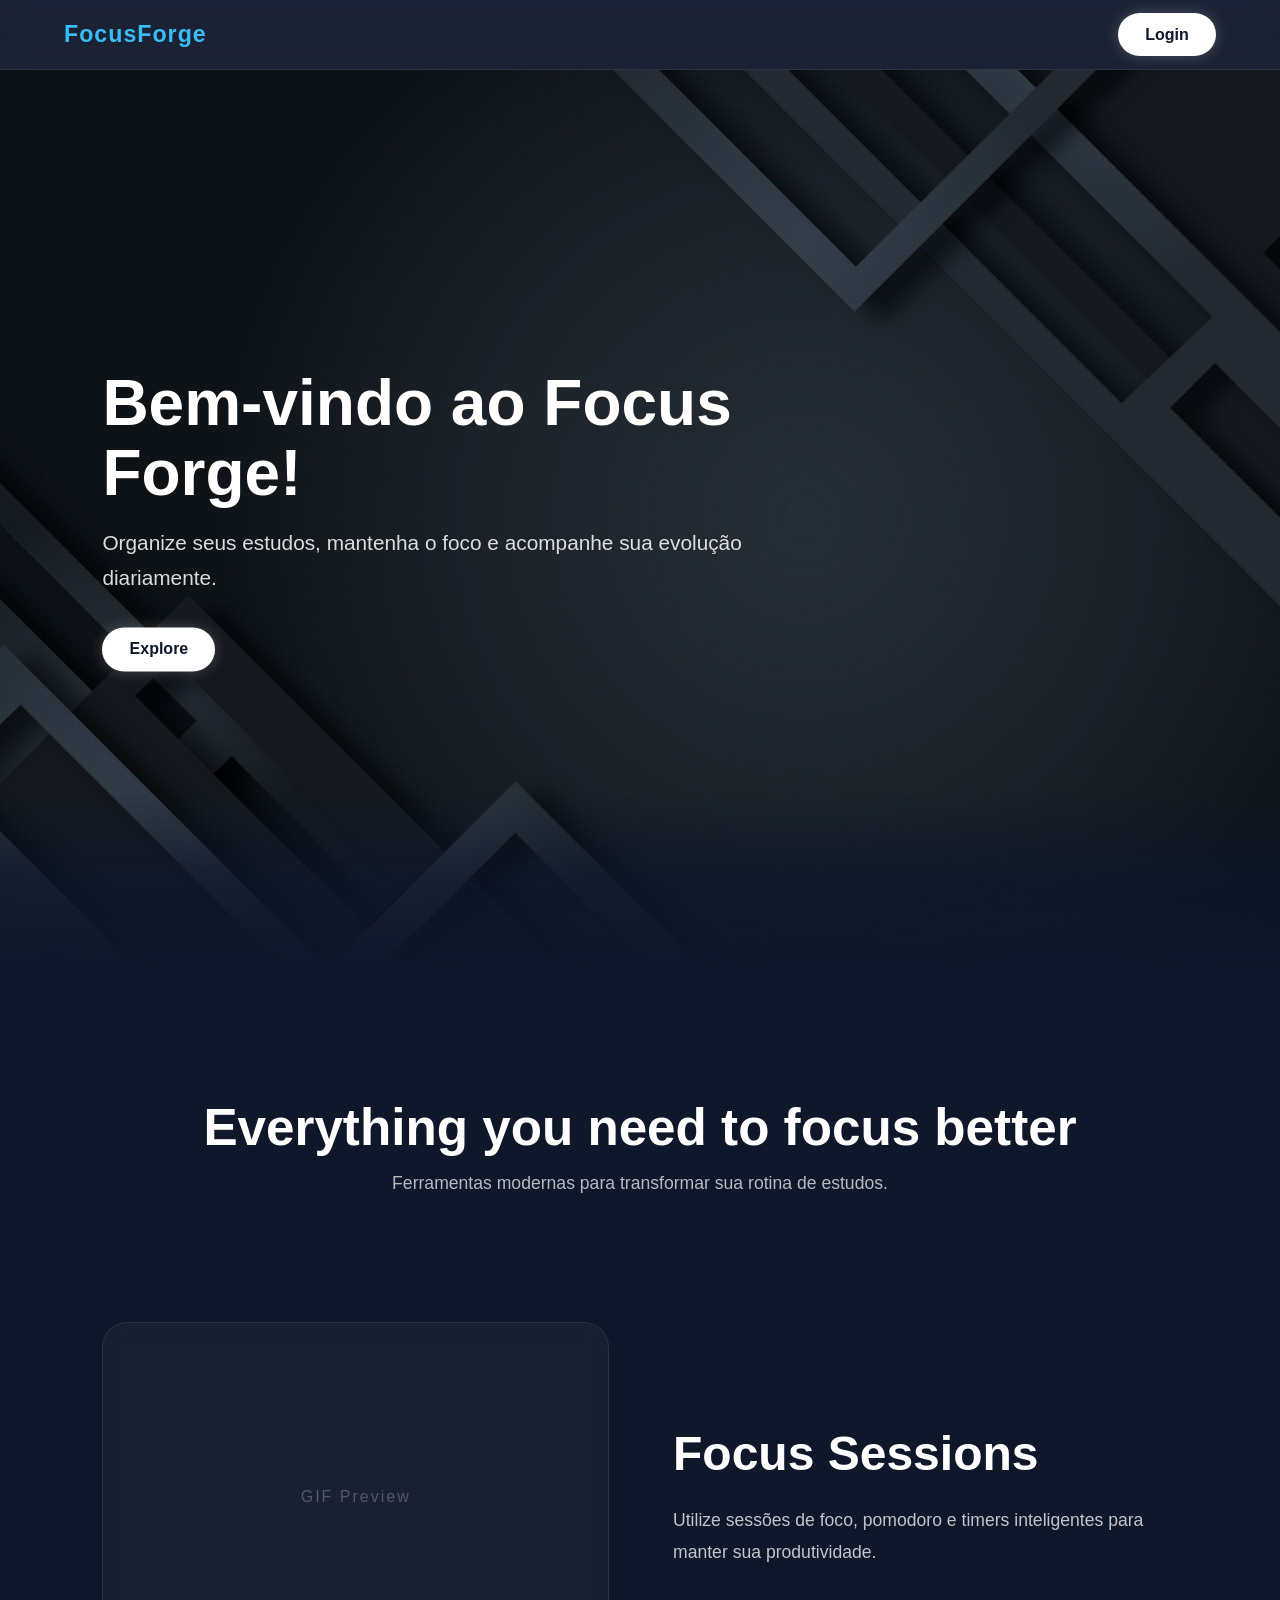
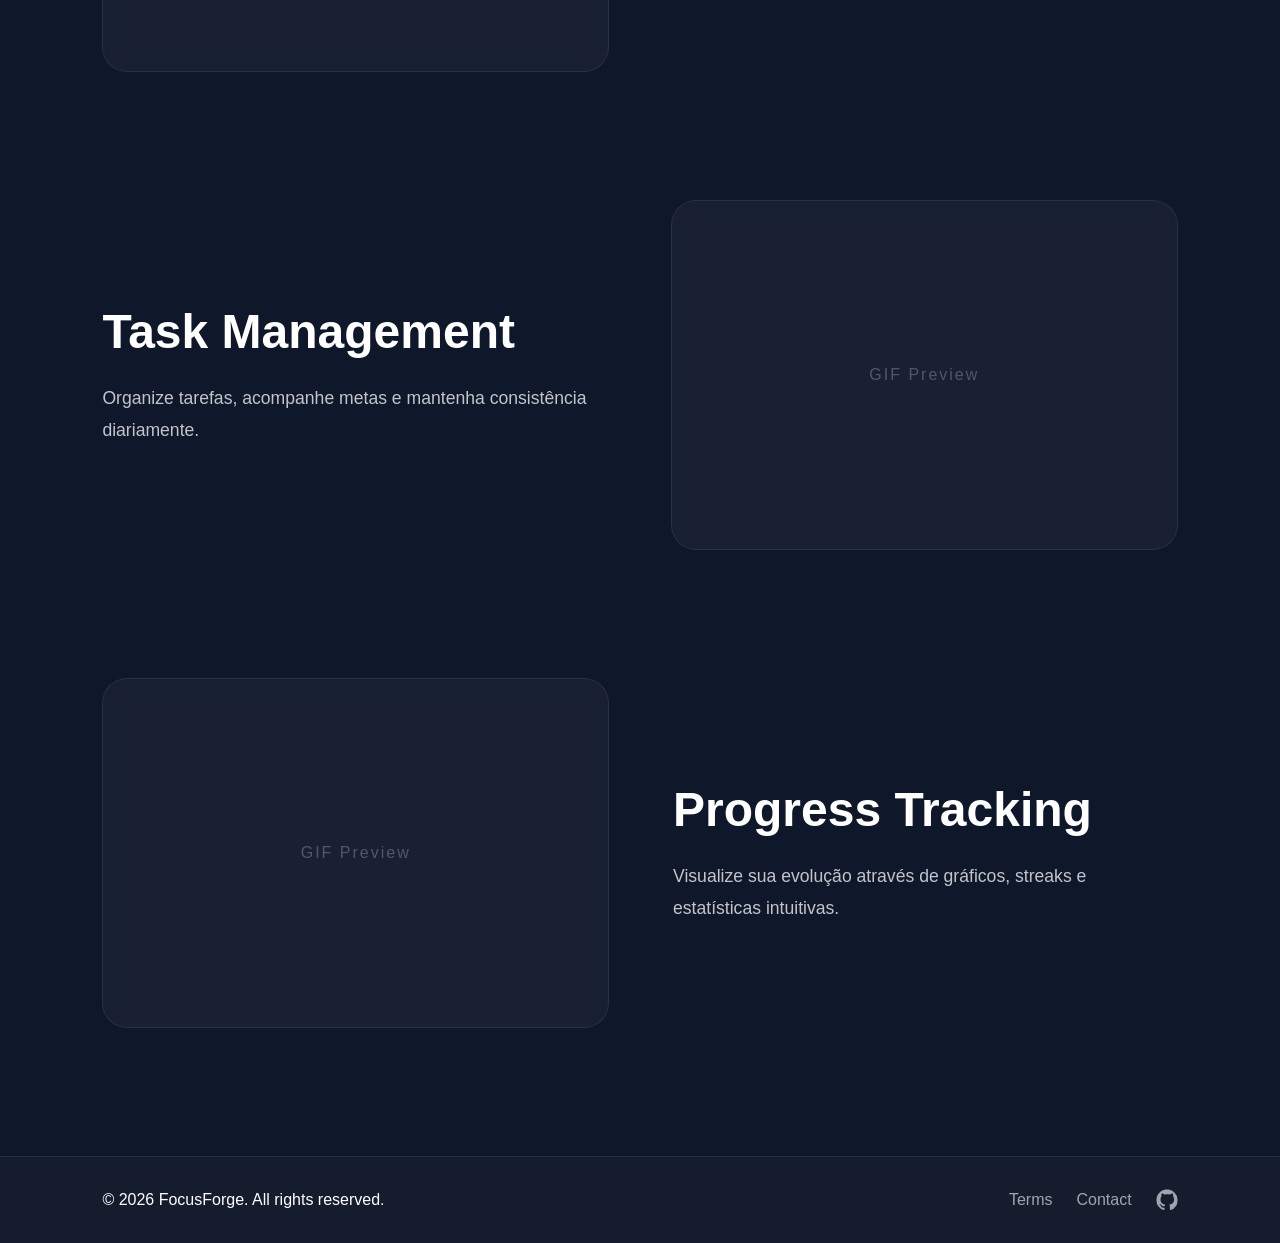
<file: index.html>
<!DOCTYPE html>
<html lang="pt-br">

<head>

    <meta charset="UTF-8">

    <!-- Responsividade -->
    <meta
        name="viewport"
        content="width=device-width, initial-scale=1.0"
    >

    <title>
        FocusForge
    </title>

    <!-- CSS -->
    <link
        rel="stylesheet"
        href="css/index.css"
    >

</head>

<body>



    <!-- =========================
    HEADER
    ========================== -->

    <header>

        <nav class="navbar">



            <!-- Logo -->
            <div class="logo">
                FocusForge
            </div>

            <!-- Login -->
            <a
                href="pages/auth/login.html"
                class="btn1"
            >
                Login
            </a>

        </nav>

    </header>



    <!-- =========================
    MAIN
    ========================== -->

    <main>



        <!-- =========================
        HERO
        ========================== -->

        <section class="hero">



            <!-- Background -->
            <div class="background">

                <img
                    src="assets/images/background2.jpg"
                    alt="Background FocusForge"
                >

            </div>



            <!-- Conteúdo -->
            <div class="hero-content">



                <!-- Texto -->
                <div class="hero-text">

                    <h2>
                        Bem-vindo ao Focus Forge!
                    </h2>

                    <p>
                        Organize seus estudos,
                        mantenha o foco
                        e acompanhe sua evolução diariamente.
                    </p>

                </div>



                <!-- Botão -->
                <div class="hero-buttons">

                    <a
                        href="pages/auth/login.html"
                        class="btn1"
                    >
                        Explore
                    </a>

                </div>

            </div>

        </section>



        <!-- =========================
        FEATURES
        ========================== -->

        <section class="features">



            <!-- Título -->
            <div class="features-title">

                <h2>
                    Everything you need to focus better
                </h2>

                <p>
                    Ferramentas modernas para transformar
                    sua rotina de estudos.
                </p>

            </div>



            <!-- =========================
            FEATURE 1
            ========================== -->

            <div class="feature-block">



                <!-- GIF -->
                <div class="feature-preview">

                    <!-- COLOCAR GIF AQUI -->

                </div>



                <!-- Texto -->
                <div class="feature-text">

                    <h3>
                        Focus Sessions
                    </h3>

                    <p>
                        Utilize sessões de foco,
                        pomodoro e timers inteligentes
                        para manter sua produtividade.
                    </p>

                </div>

            </div>



            <!-- =========================
            FEATURE 2
            ========================== -->

            <div class="feature-block reverse">



                <!-- GIF -->
                <div class="feature-preview">

                    <!-- COLOCAR GIF AQUI -->

                </div>



                <!-- Texto -->
                <div class="feature-text">

                    <h3>
                        Task Management
                    </h3>

                    <p>
                        Organize tarefas,
                        acompanhe metas
                        e mantenha consistência diariamente.
                    </p>

                </div>

            </div>



            <!-- =========================
            FEATURE 3
            ========================== -->

            <div class="feature-block">



                <!-- GIF -->
                <div class="feature-preview">

                    <!-- COLOCAR GIF AQUI -->

                </div>



                <!-- Texto -->
                <div class="feature-text">

                    <h3>
                        Progress Tracking
                    </h3>

                    <p>
                        Visualize sua evolução
                        através de gráficos,
                        streaks e estatísticas intuitivas.
                    </p>

                </div>

            </div>

        </section>

    </main>
    <!-- =========================
FOOTER
========================= -->

    <footer class="footer">

        <p>
            © 2026 FocusForge. All rights reserved.
        </p>

        <div class="footer-links">

            <a href="#">
                Terms
            </a>

            <a href="#">
                Contact
            </a>

            <!-- GitHub -->
            <a
                href="https://github.com/AlexandreOliveira72"
                target="_blank"
            >

                <!-- Ícone GitHub -->
                <svg
                    xmlns="http://www.w3.org/2000/svg"
                    width="24"
                    height="24"
                    viewBox="0 0 24 24"
                    fill="white"
                >
                    <path d="M12 .5C5.65.5.5 5.65.5 12a11.5 11.5 0 008 10.95c.6.1.82-.25.82-.58v-2.03c-3.25.7-3.93-1.56-3.93-1.56-.55-1.38-1.34-1.75-1.34-1.75-1.1-.75.08-.73.08-.73 1.2.08 1.84 1.24 1.84 1.24 1.08 1.84 2.83 1.3 3.52.98.1-.78.42-1.3.75-1.6-2.6-.3-5.33-1.3-5.33-5.77 0-1.28.45-2.33 1.2-3.15-.12-.3-.52-1.5.1-3.12 0 0 .98-.32 3.2 1.2a11.2 11.2 0 015.82 0c2.2-1.52 3.18-1.2 3.18-1.2.63 1.62.23 2.82.12 3.12.75.82 1.2 1.87 1.2 3.15 0 4.48-2.73 5.46-5.35 5.75.43.37.8 1.08.8 2.18v3.23c0 .33.22.7.83.58A11.5 11.5 0 0023.5 12C23.5 5.65 18.35.5 12 .5z"/>
                </svg>

            </a>

        </div>

    </footer>

</body>

</html>
</file>
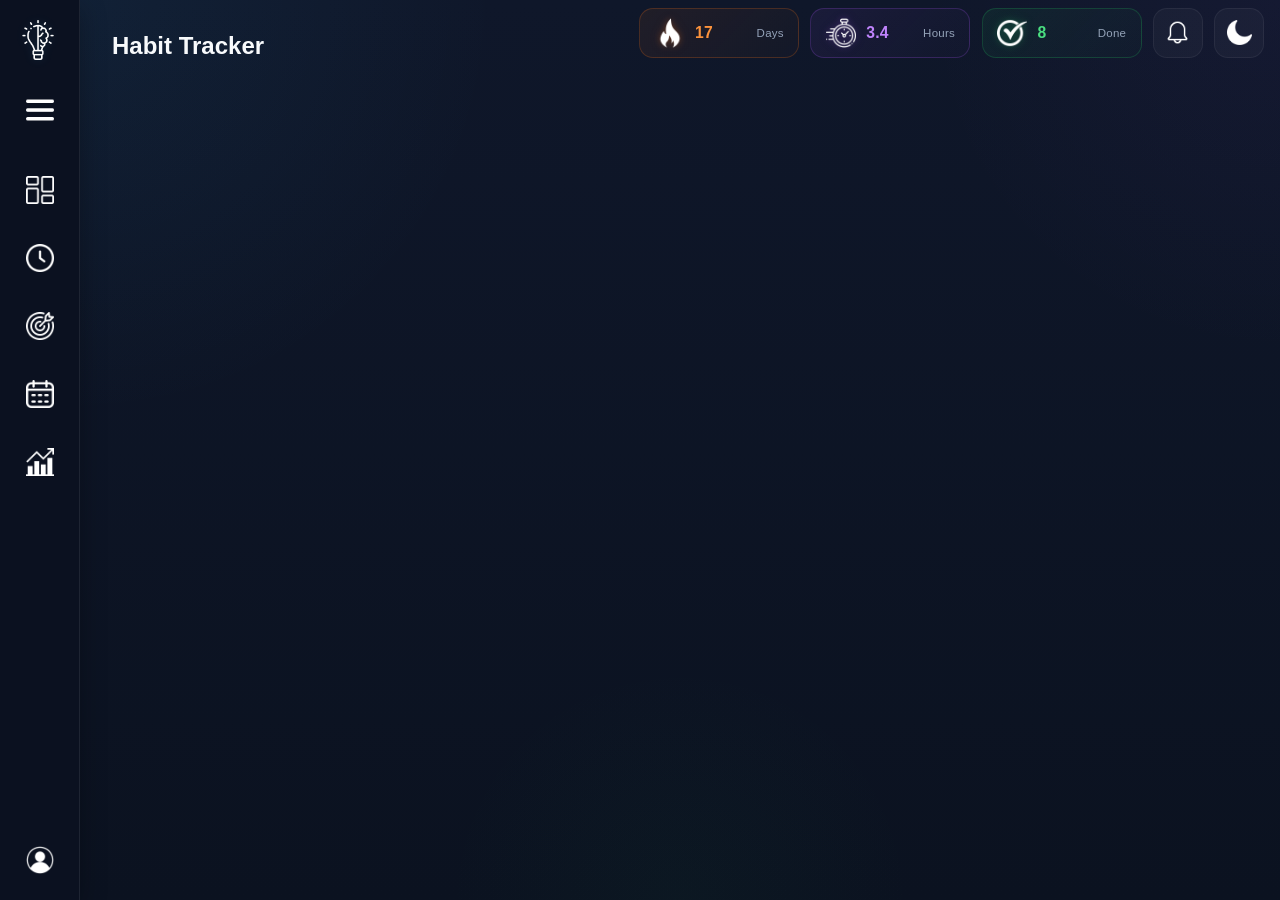
<file: pages/app/habit.html>
<!DOCTYPE html>
<html lang="en">
<head>
    <meta charset="UTF-8">
    <meta name="viewport" content="width=device-width, initial-scale=1.0">
    <link rel="stylesheet" href="/css/global.css">
    <link rel="stylesheet" href="/css/pomodoro.css">
    <title>Habit</title>
</head>
<body>

    <div id="layout-container"></div>
    <main class="main-content">
        <h2>Habit Tracker</h2>
    </main>
    <script src="/js/auth/layout/loadLayout.js"></script>


    

    
</body>
</html>
</file>
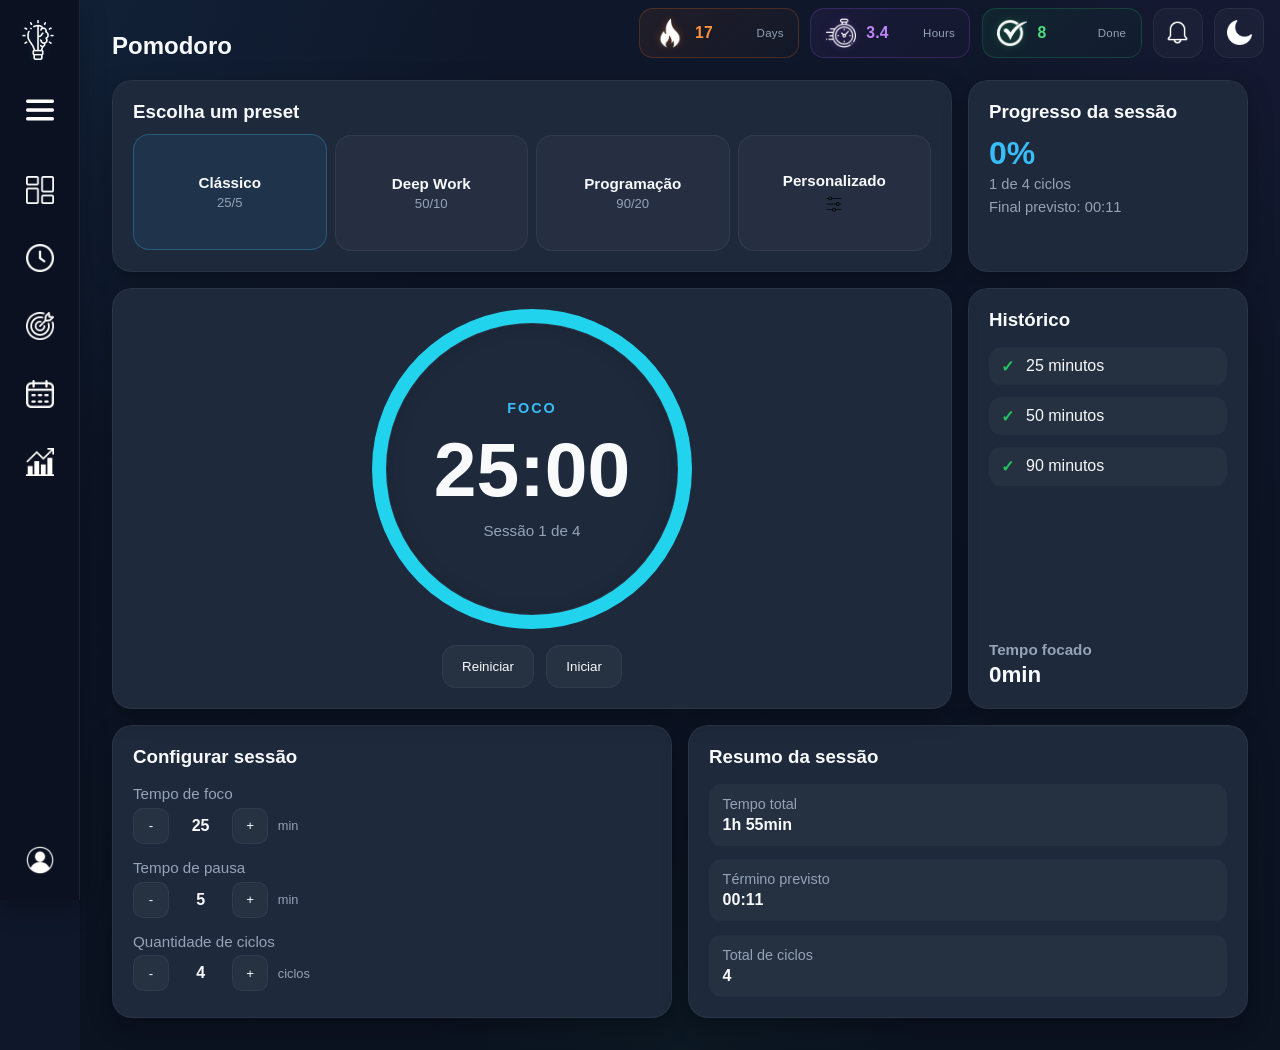
<file: pages/app/pomodoro.html>
<!DOCTYPE html>
<html lang="pt-BR">
<head>
    <meta charset="UTF-8">
    <meta name="viewport" content="width=device-width, initial-scale=1.0">

    <link rel="stylesheet" href="/css/global.css">
    <link rel="stylesheet" href="/css/pomodoro.css">

    <title>Pomodoro</title>
</head>
<body>

    <!-- Layout compartilhado -->
    <div id="layout-container"></div>

    <main class="main-content" id="pomodoro-content">
        <h2>Pomodoro</h2>

        <!-- =========================
        TOPO: PRESETS + PROGRESSO
        ========================== -->
        <section class="pomodoro-top">

            <!-- Presets -->
            <div class="preset-card">
                <h3>Escolha um preset</h3>

                <div class="preset-grid">
                    <button
                        class="preset-btn"
                        id="preset-classic"
                        data-focus="25"
                        data-break="5"
                        data-sessions="4"
                    >
                        <strong>Clássico</strong>
                        <span>25/5</span>
                    </button>

                    <button
                        class="preset-btn"
                        id="preset-deep-work"
                        data-focus="50"
                        data-break="10"
                        data-sessions="4"
                    >
                        <strong>Deep Work</strong>
                        <span>50/10</span>
                    </button>

                    <button
                        class="preset-btn"
                        id="preset-programming"
                        data-focus="90"
                        data-break="20"
                        data-sessions="4"
                    >
                        <strong>Programação</strong>
                        <span>90/20</span>
                    </button>

                    <button
                        class="preset-btn"
                        id="preset-custom"
                        data-focus="25"
                        data-break="5"
                        data-sessions="4"
                    >
                        <strong>Personalizado</strong>
                        <img
                            class="preset-icon"
                            src="/assets/pomodoro/preference.png"
                            alt="Personalizado"
                        >
                    </button>
                </div>
            </div>

            <!-- Progresso da sessão -->
            <div class="session-progress-card">
                <h3>Progresso da sessão</h3>

                <div class="session-progress-info">
                    <span class="progress-value">0%</span>
                    <span class="cycle-info">0 de 4 ciclos</span>
                    <span class="time-estimate">Final previsto: 20:30</span>
                </div>
            </div>

        </section>

        <!-- =========================
        MEIO: TIMER + HISTÓRICO
        ========================== -->
        <section class="pomodoro-center">

            <!-- Timer principal -->
            <div class="timer-card">

                <!-- Círculo de progresso -->
                <div class="timer-ring" id="timer-ring">
                    <div class="timer-ring-inner">

                        <div class="timer-header">
                            <span class="timer-mode">Foco</span>
                        </div>

                        <div class="timer-display" id="timer-display">
                            <h1>25:00</h1>
                        </div>

                        <div class="timer-session-info">
                            <p>Sessão 1 de 4</p>
                        </div>

                    </div>
                </div>

                <!-- Controles -->
                <div class="timer-controls">
                    <button class="reset-btn" id="reset-btn">Reiniciar</button>
                    <button class="start-btn" id="start-btn">Iniciar</button>
                </div>

            </div>

            <!-- Histórico -->
            <div class="history-card">
                <h3>Histórico</h3>

                <div class="history-list">
                    <div class="history-item">
                        <span>✓</span>
                        <p>25 minutos</p>
                    </div>

                    <div class="history-item">
                        <span>✓</span>
                        <p>50 minutos</p>
                    </div>

                    <div class="history-item">
                        <span>✓</span>
                        <p>90 minutos</p>
                    </div>
                </div>

                <div class="history-total">
                    <h4>Tempo focado</h4>
                    <strong>2h 40min</strong>
                </div>
            </div>

        </section>

        <!-- =========================
        BAIXO: CONFIGURAÇÃO + RESUMO
        ========================== -->
        <section class="pomodoro-bottom">

            <!-- Configuração -->
            <div class="config-card">
                <h3>Configurar sessão</h3>

                <div class="config-group">
                    <label>Tempo de foco</label>
                    <div class="config-controls">
                        <button type="button" class="config-minus" data-target="focus">-</button>
                        <span class="config-value" id="focus-value">25</span>
                        <button type="button" class="config-plus" data-target="focus">+</button>
                        <span class="config-unit">min</span>
                    </div>
                </div>

                <div class="config-group">
                    <label>Tempo de pausa</label>
                    <div class="config-controls">
                        <button type="button" class="config-minus" data-target="break">-</button>
                        <span class="config-value" id="break-value">5</span>
                        <button type="button" class="config-plus" data-target="break">+</button>
                        <span class="config-unit">min</span>
                    </div>
                </div>

                <div class="config-group">
                    <label>Quantidade de ciclos</label>
                    <div class="config-controls">
                        <button type="button" class="config-minus" data-target="sessions">-</button>
                        <span class="config-value" id="sessions-value">4</span>
                        <button type="button" class="config-plus" data-target="sessions">+</button>
                        <span class="config-unit">ciclos</span>
                    </div>
                </div>
            </div>

            <!-- Resumo -->
            <div class="summary-card">
                <h3>Resumo da sessão</h3>

                <div class="summary-info">
                    <div class="summary-item">
                        <span class="summary-label">Tempo total</span>
                        <strong id="total-time">2h 40min</strong>
                    </div>

                    <div class="summary-item">
                        <span class="summary-label">Término previsto</span>
                        <strong id="end-time">20:30</strong>
                    </div>

                    <div class="summary-item">
                        <span class="summary-label">Total de ciclos</span>
                        <strong id="total-cycles">4</strong>
                    </div>
                </div>
            </div>

        </section>
    </main>

    <script src="/js/auth/layout/loadLayout.js"></script>
    <script src="/js/auth/pages/pomodoro.js"></script>
</body>
</html>
</file>
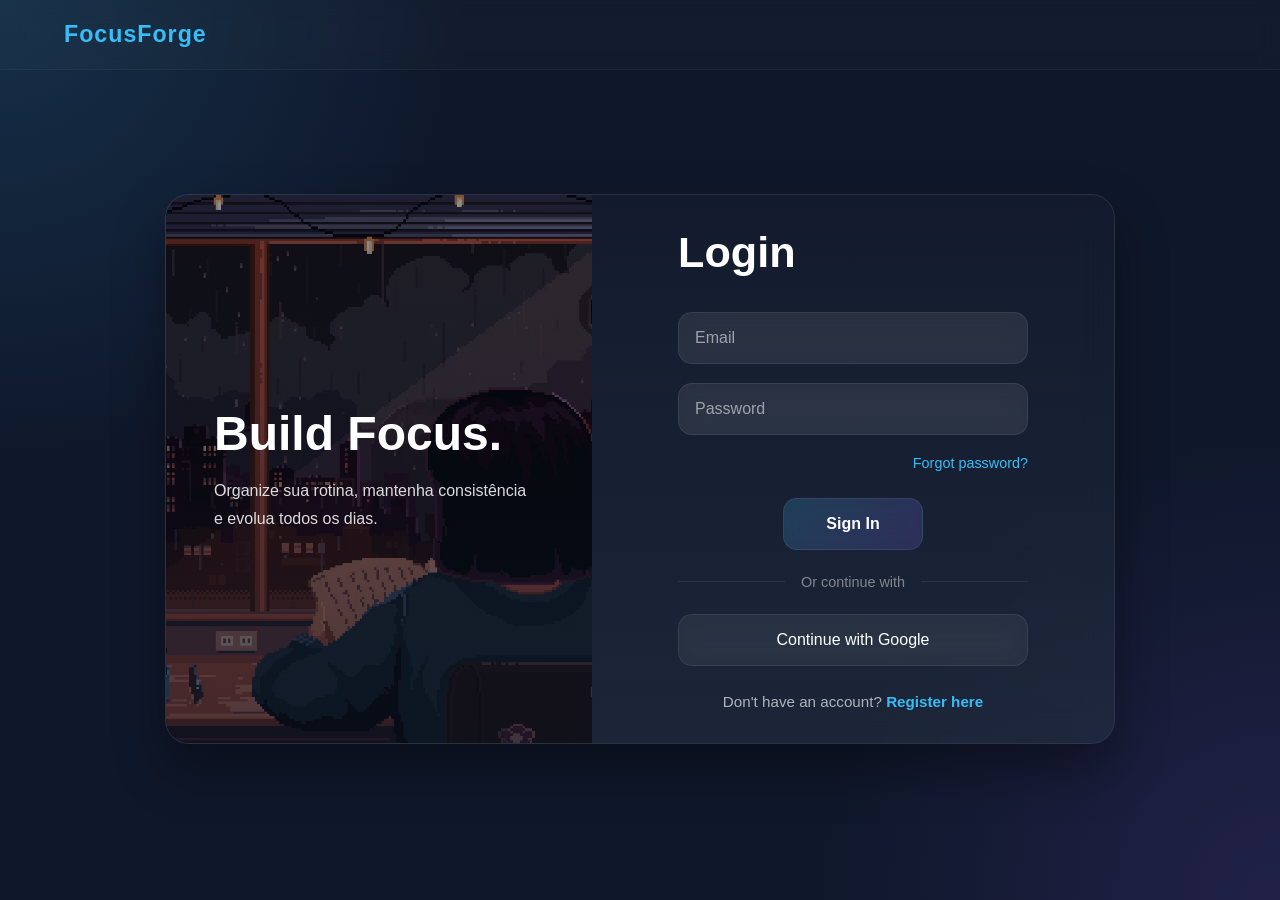
<file: pages/auth/login.html>
<!DOCTYPE html>
<html lang="pt-br">

<head>
    <meta charset="UTF-8">
    <meta
        name="viewport"
        content="width=device-width, initial-scale=1.0"
    >

    <title>Login</title>

    <link
        rel="stylesheet"
        href="../../css/login.css"
    >
</head>

<body>

    <!-- =========================
    NAVBAR
    ========================== -->

    <header class="topbar">
        <nav class="navbar">

            <a
                href="../../index.html"
                class="logo"
            >
                FocusForge
            </a>

        </nav>
    </header>

    <!-- =========================
    CONTAINER
    ========================== -->

    <main class="container">

        <!-- LOGIN BOX -->
        <section class="login-box">

            <!-- LADO ESQUERDO -->
            <div class="login-image">

                <img
                    src="../../assets/images/lofi-girl-pixel.jpg"
                    alt="Imagem Login"
                >

                <div class="image-overlay">

                    <h2>Build Focus.</h2>

                    <p>
                        Organize sua rotina,
                        mantenha consistência
                        e evolua todos os dias.
                    </p>

                </div>

            </div>

            <!-- LADO DIREITO -->
            <div class="login-form">

                <form>

                    <!-- TÍTULO -->
                    <h2>Login</h2>

                    <!-- EMAIL -->
                    <input
                        type="email"
                        placeholder="Email"
                    >

                    <!-- PASSWORD -->
                    <input
                        type="password"
                        placeholder="Password"
                    >

                    <!-- FORGOT PASSWORD -->
                    <div class="forgot-password">

                        <a href="#">
                            Forgot password?
                        </a>

                    </div>

                    <!-- SIGN IN -->
                    <div class="auth-actions">

                        <div class="button-borders">

                            <button
                                type="submit"
                                class="primary-button"
                            >
                                Sign In
                            </button>

                        </div>

                    </div>

                    <!-- DIVIDER -->
                    <div class="divider">

                        <span>
                            Or continue with
                        </span>

                    </div>

                    <!-- GOOGLE BUTTON -->
                    <button
                        type="button"
                        class="google-button"
                    >
                        Continue with Google
                    </button>

                    <!-- REGISTER -->
                    <div class="register-text">

                        <p>
                            Don't have an account?
                            <a href="register.html">
                                Register here
                            </a>
                        </p>

                    </div>

                </form>

            </div>

        </section>

    </main>

</body>

</html>
</file>
<file: css/index.css>
/* =========================
RESET
========================= */

*{
    margin: 0;
    padding: 0;
    box-sizing: border-box;
}



/* =========================
BODY
========================= */

body{

    font-family: "Poppins", sans-serif;

    background-color: #0f172a;

    color: white;

    overflow-x: hidden;
}



/* =========================
LINKS
========================= */

a{

    text-decoration: none;

    color: inherit;
}



/* =========================
NAVBAR
========================= */

.navbar{

    width: 100%;

    height: 70px;

    padding: 1rem 5%;

    display: flex;

    justify-content: space-between;

    align-items: center;

    position: fixed;

    top: 0;

    left: 0;

    z-index: 1000;

    background: rgba(255,255,255,0.05);

    backdrop-filter: blur(15px);

    border-bottom: 1px solid rgba(255,255,255,0.08);
}



/* =========================
LOGO
========================= */

.logo{

    font-size: 1.45rem;

    font-weight: bold;

    color: #38bdf8;

    letter-spacing: 1px;
}



/* =========================
NAV LINKS
========================= */

.nav-links{

    display: flex;

    gap: 2rem;
}

.nav-links a{

    color: rgba(255,255,255,0.75);

    transition: 0.3s;
}

.nav-links a:hover{

    color: white;
}



/* =========================
BOTÃO
========================= */

.btn1{

    padding: 0.8rem 1.7rem;

    border-radius: 30px;

    font-weight: 600;

    font-size: 1rem;

    background: white;

    color: #0f172a;

    transition: 0.3s;

    box-shadow: 0 0 15px rgba(255,255,255,0.2);
}

.btn1:hover{

    transform: scale(1.05);

    background: #d6d6d6;
}



/* =========================
MAIN
========================= */

main{

    padding-top: 70px;
}



/* =========================
HERO
========================= */

.hero{

    position: relative;

    height: 100vh;

    overflow: hidden;
}



/* =========================
BACKGROUND
========================= */

.background{

    width: 100%;

    height: 100%;
}

.background img{

    width: 100%;

    height: 100%;

    object-fit: cover;

    filter: brightness(0.45);
}



/* =========================
OVERLAY ENTRE HERO E FEATURES
========================= */

.hero::after{

    content: "";

    position: absolute;

    bottom: 0;

    left: 0;

    width: 100%;

    height: 180px;

    background: linear-gradient(
        to bottom,
        rgba(15,23,42,0) 0%,
        rgba(15,23,42,0.75) 50%,
        #0f172a 100%
    );

    z-index: 1;
}



/* =========================
HERO CONTENT
========================= */

.hero-content{

    position: absolute;

    top: 50%;

    left: 8%;

    transform: translateY(-50%);

    z-index: 2;

    width: 90%;

    max-width: 700px;
}



/* =========================
HERO TEXT
========================= */

.hero-text h2{

    font-size: clamp(2.5rem, 5vw, 5rem);

    line-height: 1.1;

    margin-bottom: 1rem;
}

.hero-text p{

    font-size: clamp(1rem, 2vw, 1.3rem);

    line-height: 1.7;

    color: rgba(255,255,255,0.85);

    margin-bottom: 2rem;
}



/* =========================
HERO BUTTONS
========================= */

.hero-buttons{

    display: flex;

    gap: 1rem;

    flex-wrap: wrap;
}



/* =========================
FEATURES
========================= */

.features{

    width: 100%;

    padding: 8rem 8%;

    display: flex;

    flex-direction: column;

    gap: 8rem;

    position: relative;
}



/* =========================
FEATURES TITLE
========================= */

.features-title{

    text-align: center;
}

.features-title h2{

    font-size: clamp(2rem, 4vw, 3.5rem);

    margin-bottom: 1rem;
}

.features-title p{

    color: rgba(255,255,255,0.7);

    font-size: 1.1rem;
}



/* =========================
FEATURE BLOCK
========================= */

.feature-block{

    display: flex;

    align-items: center;

    justify-content: space-between;

    gap: 4rem;

    flex-wrap: wrap;
}



/* INVERTE LADO */

.feature-block.reverse{

    flex-direction: row-reverse;
}



/* =========================
PREVIEW / GIF
========================= */

.feature-preview{

    flex: 1;

    min-width: 300px;

    height: 350px;

    border-radius: 25px;

    background: rgba(255,255,255,0.04);

    border: 1px solid rgba(255,255,255,0.08);

    backdrop-filter: blur(10px);

    display: flex;

    justify-content: center;

    align-items: center;

    color: rgba(255,255,255,0.3);

    font-size: 1.2rem;

    position: relative;

    overflow: hidden;
}



/* PLACEHOLDER DO GIF */

.feature-preview::before{

    content: "GIF Preview";

    color: rgba(255,255,255,0.25);

    font-size: 1rem;

    letter-spacing: 2px;
}



/* =========================
FEATURE TEXT
========================= */

.feature-text{

    flex: 1;

    min-width: 300px;
}

.feature-text h3{

    font-size: clamp(2rem, 4vw, 3rem);

    margin-bottom: 1.5rem;
}

.feature-text p{

    font-size: 1.1rem;

    line-height: 1.8;

    color: rgba(255,255,255,0.75);

    max-width: 500px;
}



/* =========================
FOOTER
========================= */

.footer{

    width: 100%;

    padding: 2rem 8%;

    border-top: 1px solid rgba(255,255,255,0.08);

    background: rgba(255,255,255,0.02);

    display: flex;

    justify-content: space-between;

    align-items: center;

    flex-wrap: wrap;

    gap: 1rem;
}



/* =========================
FOOTER LEFT
========================= */

.footer-left{

    color: rgba(255,255,255,0.5);

    font-size: 0.95rem;
}



/* =========================
FOOTER LINKS
========================= */

.footer-links{

    display: flex;

    align-items: center;

    gap: 1.5rem;

    flex-wrap: wrap;
}

.footer-links a{

    color: rgba(255,255,255,0.6);

    transition: 0.3s;

    display: flex;

    align-items: center;

    gap: 0.4rem;
}

.footer-links a:hover{

    color: white;

    transform: translateY(-2px);
}



/* =========================
GITHUB ICON
========================= */

.footer-links svg{

    width: 22px;

    height: 22px;

    fill: currentColor;

    transition: 0.3s;
}

.footer-links svg:hover{

    transform: scale(1.1);
}



/* =========================
RESPONSIVO
========================= */

@media (max-width: 900px){

    .navbar{

        padding: 1rem 6%;
    }

    .nav-links{

        display: none;
    }

    .hero-content{

        left: 6%;
    }

    .feature-block,
    .feature-block.reverse{

        flex-direction: column;
    }

    .feature-text{

        text-align: center;
    }

    .feature-text p{

        max-width: 100%;
    }

    .feature-preview{

        width: 100%;
    }

    .footer{

        flex-direction: column;

        text-align: center;
    }

    .footer-links{

        justify-content: center;
    }
}
</file>
<file: css/global.css>
/* =========================
RESET GERAL
========================= */

*{
    margin: 0;
    padding: 0;
    box-sizing: border-box;
}

/* =========================
VARIÁVEIS DO TEMA
========================= */

:root{
    --bg-main: #0f172a;
    --bg-sidebar: #0b1120;
    --bg-topbar: transparent;

    --card: #1e293b;
    --card-hover: #334155;

    --primary: #38bdf8;
    --primary-hover: #0ea5e9;

    --success: #22c55e;
    --danger: #ef4444;
    --warning: #f97316;
    --purple: #a855f7;

    --text: #f8fafc;
    --text-secondary: #94a3b8;

    --border: rgba(255,255,255,.08);
    --border-soft: rgba(255,255,255,.05);

    --shadow-sm: 0 4px 14px rgba(0,0,0,.18);
    --shadow-md: 0 8px 25px rgba(0,0,0,.28);
    --shadow-lg: 0 18px 40px rgba(0,0,0,.35);
}

/* =========================
BASE DA PÁGINA
========================= */

body{
    font-family: "Poppins", sans-serif;
    background: var(--bg-main);
    color: var(--text);
    min-height: 100vh;
    overflow-x: hidden;
}

/* =========================
TOPBAR
========================= */

/* Barra superior transparente, usada só como base para os botões do canto */
.topbar{
    width: 100%;
    height: 65px;

    position: fixed;
    top: 0;
    left: 0;

    z-index: 1000;

    background: transparent;
    border: none;
    box-shadow: none;

    backdrop-filter: none;
    -webkit-backdrop-filter: none;
}

.topbar-nav{
    width: 100%;
    height: 100%;

    padding: 0 1rem 0 0;

    display: flex;
    justify-content: space-between;
    align-items: center;
}

/* Espaço reservado para o logo da sidebar no topo esquerdo */
.nav-left{
    width: 92px;
    min-width: 92px;
    height: 100%;

    display: flex;
    align-items: center;
    justify-content: center;
}

.nav-right{
    display: flex;
    align-items: center;
    gap: .7rem;
    margin-left: auto;
}

/* =========================
LOGO
========================= */

.logo{
    text-decoration: none;
    color: var(--text);

    font-size: 1.4rem;
    font-weight: 700;
    letter-spacing: .2px;

    display: inline-flex;
    align-items: center;
    gap: .15rem;
}

.logo span{
    color: var(--primary);
}

/* =========================
BOTÕES DO TOPO
========================= */

/* Botão principal do topo para métricas rápidas */
.topbar-button{
    display: inline-flex;
    align-items: center;
    justify-content: flex-start;

    min-width: 160px;
    height: 50px;

    padding: 0 .9rem;
    gap: .65rem;

    background: rgba(255,255,255,.03);
    border: 1px solid rgba(255,255,255,.06);
    border-radius: 14px;

    color: var(--text);
    cursor: pointer;

    transition:
        background .22s ease,
        border-color .22s ease,
        box-shadow .22s ease,
        transform .22s ease;
}

/* Hover leve e mais elegante para botões do topo */
.topbar-button:hover,
.icon-button:hover,
.profile-button:hover{
    background: rgba(255,255,255,.07);
    border-color: rgba(56,189,248,.12);
    box-shadow:
        0 8px 18px rgba(0,0,0,.16),
        0 0 0 1px rgba(56,189,248,.04) inset;
    transform: translateY(-1px);
}

/* Estado de clique */
.topbar-button:active,
.icon-button:active,
.profile-button:active,
.sidebar-button:active{
    transform: translateY(0);
}

/* Ícone dentro dos botões de estatística */
.stat-button .topbar-icon{
    width: 30px;
    height: 30px;
    flex-shrink: 0;
}

/* Número principal dentro do card */
.stat-value{
    font-size: .98rem;
    font-weight: 700;
    letter-spacing: .2px;
    line-height: 1;
    color: var(--text);
}

/* Texto menor do lado direito */
.stat-label{
    margin-left: auto;
    font-size: .72rem;
    font-weight: 500;
    color: var(--text-secondary);
    letter-spacing: .25px;
}

/* =========================
VARIANTES VISUAIS DOS 3 CARDS DO TOPO
========================= */

/* Sequência de dias */
.stat-fire{
    border: 1px solid rgba(249,115,22,.22);
    background: linear-gradient(
        135deg,
        rgba(249,115,22,.08),
        rgba(249,115,22,.02)
    );
}

.stat-fire:hover{
    border-color: rgba(249,115,22,.22);
    background: rgba(249,115,22,.05);
    box-shadow:
        0 8px 18px rgba(0,0,0,.16),
        0 0 10px rgba(249,115,22,.08);
}

.stat-fire .topbar-icon{
    filter:
        brightness(0)
        invert(1)
        drop-shadow(0 0 3px rgba(249,115,22,.25))
        drop-shadow(0 0 6px rgba(249,115,22,.12));
}

.stat-fire .stat-value{
    color: #fb923c;
}

/* Horas focadas */
.stat-clock{
    border: 1px solid rgba(168,85,247,.22);
    background: linear-gradient(
        135deg,
        rgba(168,85,247,.08),
        rgba(168,85,247,.02)
    );
}

.stat-clock:hover{
    border-color: rgba(168,85,247,.22);
    background: rgba(168,85,247,.05);
    box-shadow:
        0 8px 18px rgba(0,0,0,.16),
        0 0 10px rgba(168,85,247,.08);
}

.stat-clock .topbar-icon{
    filter:
        brightness(0)
        invert(1)
        drop-shadow(0 0 3px rgba(168,85,247,.25))
        drop-shadow(0 0 6px rgba(168,85,247,.12));
}

.stat-clock .stat-value{
    color: #c084fc;
}

/* Tarefas concluídas */
.stat-check{
    border: 1px solid rgba(34,197,94,.22);
    background: linear-gradient(
        135deg,
        rgba(34,197,94,.08),
        rgba(34,197,94,.02)
    );
}

.stat-check:hover{
    border-color: rgba(34,197,94,.22);
    background: rgba(34,197,94,.05);
    box-shadow:
        0 8px 18px rgba(0,0,0,.16),
        0 0 10px rgba(34,197,94,.08);
}

.stat-check .topbar-icon{
    filter:
        brightness(0)
        invert(1)
        drop-shadow(0 0 3px rgba(34,197,94,.25))
        drop-shadow(0 0 6px rgba(34,197,94,.12));
}

.stat-check .stat-value{
    color: #4ade80;
}

/* Botão simples de ícone */
.icon-button{
    width: 50px;
    height: 50px;

    display: inline-flex;
    align-items: center;
    justify-content: center;

    padding: 0;

    background: rgba(255,255,255,.03);
    border: 1px solid rgba(255,255,255,.06);
    border-radius: 14px;

    cursor: pointer;

    transition:
        background .22s ease,
        border-color .22s ease,
        box-shadow .22s ease,
        transform .22s ease;
}

.topbar-icon{
    width: 25px;
    height: 25px;

    object-fit: contain;
    filter: brightness(0) invert(1);
}

/* =========================
PERFIL
========================= */

.profile-button{
    width: 42px;
    height: 42px;

    display: flex;
    align-items: center;
    justify-content: center;

    text-decoration: none;

    background: rgba(255,255,255,.05);
    border: 1px solid rgba(255,255,255,.08);

    border-radius: 50%;

    overflow: hidden;

    cursor: pointer;
    transition:
        transform .2s ease,
        background .2s ease,
        border-color .2s ease,
        box-shadow .2s ease;
}

.profile-button:hover{
    background: rgba(255,255,255,.10);
    border-color: rgba(56,189,248,.18);
    transform: scale(1.05);
    box-shadow: 0 8px 22px rgba(0,0,0,.18);
}

.profile-pic{
    width: 100%;
    height: 100%;

    object-fit: cover;
    border-radius: 50%;
}

/* =========================
SIDEBAR
========================= */

/* Barra lateral fixa ocupando toda a altura */
.sidebar{
    width: 80px;
    height: 100vh;

    position: fixed;
    top: 0;
    left: 0;

    z-index: 1100;

    background: var(--bg-sidebar);
    backdrop-filter: blur(18px);
    -webkit-backdrop-filter: blur(18px);

    border-right: 1px solid var(--border);
    box-shadow: var(--shadow-md);

    display: flex;
    flex-direction: column;

    gap: .75rem;
    padding: 12px;

    overflow: hidden;

    transition: width .28s ease;
}

.sidebar.expanded{
    width: 235px;
}

/* =========================
BRAND DA SIDEBAR
========================= */

.sidebar-brand{
    margin-bottom: .1rem;
}

.sidebar-logo-link{
    width: 100%;
    height: 56px;

    display: grid;
    grid-template-columns: 52px 1fr;
    align-items: center;

    border-radius: 14px;
    text-decoration: none;

    color: var(--text);
    overflow: hidden;
}

.sidebar-brand-icon{
    width: 40px;
    height: 40px;

    justify-self: center;
    object-fit: contain;

    filter:
        brightness(0)
        invert(1)
        drop-shadow(0 0 4px rgba(56,189,248,.14));
}

.sidebar-brand-text{
    opacity: 0;
    white-space: nowrap;
    pointer-events: none;

    font-size: .98rem;
    font-weight: 700;
    letter-spacing: .2px;

    transition: opacity .2s ease;
}

.sidebar.expanded .sidebar-brand-text{
    opacity: 1;
}

/* =========================
BOTÕES DA SIDEBAR
========================= */

.sidebar-button{
    width: 100%;
    height: 56px;

    display: grid;
    grid-template-columns: 52px 1fr;
    align-items: center;

    border: 2px solid transparent;
    border-radius: 14px;

    background: transparent;
    color: var(--text);
    text-decoration: none;

    cursor: pointer;
    overflow: hidden;

    transition:
        background .2s ease,
        border-color .2s ease,
        box-shadow .2s ease,
        transform .2s ease;
}

.sidebar-button:hover{
    background: rgba(56,189,248,.08);
    border-color: rgba(56,189,248,.12);
    box-shadow:
        0 8px 18px rgba(0,0,0,.14),
        0 0 0 1px rgba(56,189,248,.04) inset;
    transform: translateY(-1px);
}

.sidebar-button.active{
    background: rgba(56,189,248,.12);
    border-color: rgba(56,189,248,.16);
    box-shadow:
        0 0 18px rgba(56,189,248,.08),
        0 0 0 1px rgba(56,189,248,.05) inset;
}

.sidebar-icon{
    width: 28px;
    height: 28px;

    justify-self: center;
    align-self: center;

    object-fit: contain;
    filter: brightness(0) invert(1);
}

.sidebar-button span{
    justify-self: start;

    opacity: 0;
    white-space: nowrap;
    pointer-events: none;

    overflow: hidden;

    font-size: .95rem;
    font-weight: 500;

    transition: opacity .2s ease;
}

.sidebar.expanded .sidebar-button span{
    opacity: 1;
}

.expand-button{
    margin-bottom: 12px;
}

.settings-button{
    margin-top: auto;
}

/* =========================
ÁREA PRINCIPAL
========================= */

.main-content,
.dashboard-content{
    margin-top: 0px;
    margin-left: 80px;

    min-height: 100vh;
    padding: 2rem;

    background:
        radial-gradient(circle at top left, rgba(56,189,248,.06), transparent 28%),
        radial-gradient(circle at top right, rgba(168,85,247,.04), transparent 24%),
        radial-gradient(circle at bottom center, rgba(34,197,94,.03), transparent 22%),
        linear-gradient(180deg, #0f172a 0%, #0b1220 100%);

    transition: margin-left .28s ease, padding .28s ease;
}

/* =========================
NOTIFICAÇÕES
========================= */

.notification-panel{
    position: fixed;
    top: 75px;
    right: 20px;

    width: 300px;
    padding: 1rem;

    background: rgba(17,24,39,.98);
    border: 1px solid var(--border);
    border-radius: 16px;
    box-shadow: var(--shadow-lg);

    display: none;
    z-index: 1100;
}

.notification-panel.active{
    display: block;
}

/* =========================
CARD PADRÃO
========================= */

.dashboard-card,
.card,
.widget{
    background: var(--card);
    border: 1px solid var(--border-soft);
    border-radius: 20px;
    box-shadow: var(--shadow-md);
    transition:
        transform .2s ease,
        background .2s ease,
        border-color .2s ease,
        box-shadow .2s ease;
}

.dashboard-card:hover,
.card:hover,
.widget:hover{
    background: var(--card-hover);
    border-color: rgba(56,189,248,.12);
    transform: translateY(-3px);
    box-shadow: var(--shadow-lg);
}

/* =========================
FOCUS STATE
========================= */

button,
a{
    -webkit-tap-highlight-color: transparent;
}

button:focus-visible,
a:focus-visible{
    outline: 2px solid rgba(56,189,248,.55);
    outline-offset: 3px;
}

/* =========================
RESPONSIVO
========================= */

@media (max-width: 768px){

    .topbar-nav{
        padding: 0 1rem;
    }

    .topbar-button{
        display: none;
    }

    .sidebar{
        width: 92px;
    }

    .sidebar.expanded{
        width: 220px;
    }

    .main-content,
    .dashboard-content{
        padding: 1.2rem;
    }

    .notification-panel{
        width: calc(100% - 2rem);
        right: 1rem;
        left: 1rem;
    }
}

@media (max-width: 480px){

    .logo{
        font-size: 1.2rem;
    }

    .nav-right{
        gap: .55rem;
    }

    .profile-button{
        width: 38px;
        height: 38px;
    }

    .sidebar{
        width: 84px;
        padding: 10px;
    }

    .sidebar.expanded{
        width: 200px;
    }

    .sidebar-button{
        height: 52px;
        grid-template-columns: 46px 1fr;
    }

    .sidebar-icon{
        width: 24px;
        height: 24px;
    }

    .main-content,
    .dashboard-content{
        margin-left: 84px;
    }
}

/* CUSTOM BUTTON COLORS */
</file>
<file: css/pomodoro.css>
/* ========================================
   POMODORO PAGE
======================================== */

#pomodoro-content{
    display: flex;
    flex-direction: column;
    gap: 1rem;
}

#pomodoro-content > h2{
    margin-bottom: .25rem;
}

/* ========================================
   TOP SECTION
   Presets + Progresso
======================================== */

.pomodoro-top{
    display: grid;
    grid-template-columns: 3fr 1fr;
    gap: 1rem;
}

.preset-card{
    min-height: auto;
    padding: 1rem;
}

.session-progress-card{
    min-height: 180px;
}

/* ========================================
   CENTER SECTION
   Timer + Histórico
======================================== */

.pomodoro-center{
    display: grid;
    grid-template-columns: 3fr 1fr;
    gap: 1rem;
}

.timer-card{
    min-height: 420px;
}

.history-card{
    min-height: 420px;
}

/* ========================================
   BOTTOM SECTION
   Configuração + Resumo
======================================== */

.pomodoro-bottom{
    display: grid;
    grid-template-columns: 1fr 1fr;
    gap: 1rem;
}

.config-card{
    min-height: 240px;
}

.summary-card{
    min-height: 240px;
}

/* ========================================
   CARD PADRÃO
   Somente os cards reais
======================================== */

.preset-card,
.session-progress-card,
.timer-card,
.history-card,
.config-card,
.summary-card{
    background: var(--card);
    border: 1px solid var(--border-soft);
    border-radius: 20px;
    padding: 1.25rem;
    box-shadow: var(--shadow-md);
}

/* ========================================
   PRESETS
======================================== */

.preset-card h3{
    margin-bottom: .75rem;
}

.preset-grid{
    display: grid;
    grid-template-columns: repeat(4, minmax(0, 1fr));
    gap: .5rem;
    margin-top: .5rem;
}

.preset-btn{
    display: flex;
    flex-direction: column;
    align-items: center;
    justify-content: center;
    gap: .3rem;

    width: 100%;
    min-height: 116px;
    padding: .9rem .7rem;

    background: rgba(255,255,255,.03);
    border: 1px solid var(--border-soft);
    border-radius: 16px;

    color: var(--text);
    cursor: pointer;

    transition: .2s ease;
}

.preset-btn:hover{
    background: rgba(56,189,248,.08);
    border-color: rgba(56,189,248,.12);
    transform: translateY(-1px);
}

.preset-btn strong{
    font-size: .95rem;
    line-height: 1.1;
    text-align: center;
}

.preset-btn span{
    font-size: .82rem;
    color: var(--text-secondary);
    line-height: 1;
    text-align: center;
}

.preset-icon{
    width: 18px;
    height: 18px;
    object-fit: contain;
    display: block;
    flex-shrink: 0;
}

/* ========================================
   SESSION PROGRESS
======================================== */

.session-progress-card{
    display: flex;
    flex-direction: column;
    gap: .85rem;
}

.session-progress-info{
    display: flex;
    flex-direction: column;
    gap: .45rem;
}

.progress-value{
    font-size: 2rem;
    font-weight: 700;
    color: var(--primary);
    line-height: 1;
}

.cycle-info,
.time-estimate{
    font-size: .92rem;
    color: var(--text-secondary);
}

/* ========================================
   TIMER PRINCIPAL
======================================== */

.timer-card{
    display: flex;
    flex-direction: column;
    align-items: center;
    justify-content: center;
    gap: 1rem;

    text-align: center;
    position: relative;
}

/* Círculo de progresso */
.timer-ring{
    --ring-color: #22d3ee;
    --ring-progress: 360deg;

    width: min(100%, 320px);
    max-width: 320px;
    aspect-ratio: 1 / 1;

    border-radius: 50%;
    position: relative;

    display: flex;
    align-items: center;
    justify-content: center;

    background: conic-gradient(
        var(--ring-color) 0deg,
        var(--ring-color) var(--ring-progress),
        rgba(255,255,255,.06) var(--ring-progress),
        rgba(255,255,255,.06) 360deg
    );

    transition: background .35s ease;
}

.timer-ring::before{
    content: "";
    position: absolute;
    inset: 14px;
    border-radius: 50%;

    background: var(--card);
    border: 1px solid var(--border-soft);
    box-shadow: inset 0 0 18px rgba(0,0,0,.12);
}

.timer-ring-inner{
    position: relative;
    z-index: 1;

    width: calc(100% - 28px);
    height: calc(100% - 28px);

    display: flex;
    flex-direction: column;
    align-items: center;
    justify-content: center;
    gap: .9rem;

    text-align: center;
}

.timer-header{
    width: 100%;
}

.timer-mode{
    display: inline-block;
    font-size: .9rem;
    font-weight: 700;
    letter-spacing: 2px;
    text-transform: uppercase;
    color: var(--primary);
}

.timer-display h1{
    font-size: 4.8rem;
    line-height: 1;
    font-weight: 800;
    font-variant-numeric: tabular-nums;
}

.timer-session-info{
    font-size: .95rem;
    color: var(--text-secondary);
}

.timer-session-info p{
    margin: 0;
}

.timer-controls{
    display: flex;
    gap: .75rem;
    flex-wrap: wrap;
    justify-content: center;

    width: 100%;
}

.start-btn,
.reset-btn{
    padding: .8rem 1.2rem;
    border-radius: 14px;
    border: 1px solid var(--border-soft);
    background: rgba(255,255,255,.04);
    color: var(--text);
    cursor: pointer;
    transition: .2s ease;
}

.start-btn:hover,
.reset-btn:hover{
    background: rgba(56,189,248,.08);
    border-color: rgba(56,189,248,.12);
}

/* ========================================
   HISTÓRICO
======================================== */

.history-card{
    display: flex;
    flex-direction: column;
    gap: 1rem;
}

.history-list{
    display: flex;
    flex-direction: column;
    gap: .75rem;
}

.history-item{
    display: flex;
    align-items: center;
    gap: .75rem;

    padding: .6rem .75rem;
    border-radius: 12px;
    background: rgba(255,255,255,.03);
}

.history-item span{
    color: var(--success);
    font-weight: 700;
}

.history-total{
    margin-top: auto;
    display: flex;
    flex-direction: column;
    gap: .25rem;
}

.history-total h4{
    font-size: .95rem;
    color: var(--text-secondary);
}

.history-total strong{
    font-size: 1.4rem;
    color: var(--text);
}

/* ========================================
   CONFIGURAÇÃO
======================================== */

.config-card{
    display: flex;
    flex-direction: column;
    gap: .95rem;
}

.config-card h3{
    margin-bottom: .15rem;
}

.config-group{
    display: flex;
    flex-direction: column;
    gap: .35rem;
}

.config-group label{
    font-size: .95rem;
    color: var(--text-secondary);
}

.config-controls{
    display: flex;
    align-items: center;
    gap: .6rem;
    flex-wrap: nowrap;
}

.config-controls button{
    width: 36px;
    height: 36px;
    border-radius: 10px;
    border: 1px solid var(--border-soft);
    background: rgba(255,255,255,.04);
    color: var(--text);
    cursor: pointer;
    flex-shrink: 0;
}

.config-controls span.config-value{
    min-width: 44px;
    text-align: center;
    font-weight: 700;
    color: var(--text);
}

.config-controls span.config-unit{
    font-size: .8rem;
    color: var(--text-secondary);
    min-width: 32px;
    text-align: left;
}

/* ========================================
   RESUMO
======================================== */

.summary-card{
    display: flex;
    flex-direction: column;
    gap: 1rem;
}

.summary-info{
    display: flex;
    flex-direction: column;
    gap: .85rem;
}

.summary-item{
    padding: .75rem .85rem;
    border-radius: 12px;
    background: rgba(255,255,255,.03);

    display: flex;
    flex-direction: column;
    gap: .25rem;
}

.summary-label{
    font-size: .9rem;
    color: var(--text-secondary);
}

.summary-item strong{
    font-size: 1rem;
    color: var(--text);
}
</file>
<file: css/login.css>
/* =========================
RESET
========================= */

*{
    margin: 0;
    padding: 0;
    box-sizing: border-box;
}



/* =========================
BODY
========================= */

body{
    font-family: "Poppins", sans-serif;
    min-height: 100vh;
    overflow: hidden;
    color: white;

    background:
    radial-gradient(
        circle at top left,
        rgba(56,189,248,0.15),
        transparent 30%
    ),

    radial-gradient(
        circle at bottom right,
        rgba(139,92,246,0.15),
        transparent 30%
    ),

    #0f172a;
}



/* =========================
LINKS
========================= */

a{
    text-decoration: none;
    color: inherit;
}



/* =========================
NAVBAR
========================= */

.topbar{
    width: 100%;
    position: fixed;
    top: 0;
    left: 0;
    z-index: 1000;
}



.navbar{
    width: 100%;
    height: 70px;
    padding: 0 5%;

    display: flex;
    align-items: center;

    background: rgba(255,255,255,0.02);
    backdrop-filter: blur(10px);

    border-bottom: 1px solid rgba(255,255,255,0.04);
}



/* =========================
LOGO
========================= */

.logo{
    color: #38bdf8;
    font-size: 1.45rem;
    font-weight: 700;
    letter-spacing: 1px;
    transition: 0.3s;
}

.logo:hover{
    color: #7dd3fc;
}



/* =========================
CONTAINER
========================= */

.container{
    width: 100%;
    min-height: 100vh;

    display: flex;
    justify-content: center;
    align-items: center;

    padding: 2rem;
    padding-top: 70px;
}



/* =========================
LOGIN BOX
========================= */

.login-box{
    width: 950px;
    height: 550px;

    display: flex;
    overflow: hidden;

    border-radius: 24px;

    background: rgba(255,255,255,0.04);
    backdrop-filter: blur(18px);

    border: 1px solid rgba(255,255,255,0.08);

    box-shadow:
    0 25px 50px rgba(0,0,0,0.35);
}



/* =========================
LADO ESQUERDO
========================= */

.login-image{
    flex: 1;
    position: relative;
    overflow: hidden;
}



.login-image img{
    width: 100%;
    height: 100%;
    object-fit: cover;
    filter: brightness(0.65);
}



/* OVERLAY */

.login-image::after{
    content: "";

    position: absolute;
    inset: 0;

    background:
    linear-gradient(
        rgba(15,23,42,0.15),
        rgba(15,23,42,0.55)
    );
}



/* =========================
TEXTO SOBRE IMAGEM
========================= */

.image-overlay{
    position: absolute;
    inset: 0;
    z-index: 2;

    display: flex;
    flex-direction: column;
    justify-content: center;

    padding: 3rem;
}



.image-overlay h2{
    font-size: 3rem;
    margin-bottom: 1rem;
    font-weight: 700;
}



.image-overlay p{
    max-width: 320px;
    line-height: 1.7;
    color: rgba(255,255,255,0.85);
}



/* =========================
LADO DIREITO
========================= */

.login-form{
    flex: 1;

    display: flex;
    justify-content: center;
    align-items: center;

    padding: 3rem;

    background:
    linear-gradient(
        rgba(15,23,42,0.55),
        rgba(30,41,59,0.65)
    );
}



/* =========================
FORM
========================= */

.login-form form{
    width: 100%;
    max-width: 350px;

    display: flex;
    flex-direction: column;

    gap: 1.2rem;
}



/* =========================
TÍTULO
========================= */

.login-form h2{
    font-size: 2.7rem;
    margin-bottom: 1rem;
}



/* =========================
INPUTS
========================= */

.login-form input{
    width: 100%;
    padding: 1rem;

    border: 1px solid rgba(255,255,255,0.08);
    border-radius: 14px;

    outline: none;

    background: rgba(255,255,255,0.08);

    color: white;
    font-size: 1rem;

    backdrop-filter: blur(10px);

    transition: 0.3s;
}



.login-form input::placeholder{
    color: rgba(255,255,255,0.55);
}



.login-form input:focus{
    border-color: #38bdf8;
    background: rgba(255,255,255,0.12);

    box-shadow:
    0 0 15px rgba(56,189,248,0.2);
}



/* =========================
FORGOT PASSWORD
========================= */

.forgot-password{
    display: flex;
    justify-content: flex-end;
}



.forgot-password a{
    color: #38bdf8;
    font-size: 0.9rem;
    transition: 0.3s;
}



.forgot-password a:hover{
    color: #7dd3fc;
}



/* =========================
BOTÕES
========================= */

.auth-actions{
    width: 100%;

    display: flex;
    justify-content: center;

    margin-top: 0.5rem;
}



/* =========================
BOTÃO PRINCIPAL
========================= */

.primary-button{
    min-width: 140px;
    padding: 1rem 2rem;

    border-radius: 14px;
    border: 1px solid rgba(255,255,255,0.08);

    background:
    linear-gradient(
        135deg,
        rgba(56,189,248,0.18),
        rgba(139,92,246,0.18)
    );

    color: white;
    font-size: 1rem;
    font-weight: 600;

    cursor: pointer;

    transition: 0.3s;

    backdrop-filter: blur(10px);
}



.primary-button:hover{
    transform: translateY(-2px);

    border-color: #38bdf8;

    box-shadow:
    0 0 20px rgba(56,189,248,0.25);
}



/* =========================
DIVIDER
========================= */

.divider{
    width: 100%;

    display: flex;
    align-items: center;

    gap: 1rem;

    margin: 0.3rem 0;
}



.divider::before,
.divider::after{
    content: "";

    flex: 1;
    height: 1px;

    background: rgba(255,255,255,0.08);
}



.divider span{
    color: rgba(255,255,255,0.45);
    font-size: 0.9rem;
}



/* =========================
GOOGLE BUTTON
========================= */

.google-button{
    width: 100%;
    padding: 1rem;

    border-radius: 14px;
    border: 1px solid rgba(255,255,255,0.08);

    background: rgba(255,255,255,0.05);

    color: white;
    font-size: 1rem;
    font-weight: 500;

    cursor: pointer;

    transition: 0.3s;

    backdrop-filter: blur(10px);
}



.google-button:hover{
    border-color: #38bdf8;
    background: rgba(255,255,255,0.08);

    transform: translateY(-2px);
}



/* =========================
REGISTER
========================= */

.register-text{
    text-align: center;
    margin-top: 0.5rem;

    color: rgba(255,255,255,0.65);
    font-size: 0.95rem;
}



.register-text a{
    color: #38bdf8;
    font-weight: 600;
    transition: 0.3s;
}



.register-text a:hover{
    color: #7dd3fc;
}



/* =========================
RESPONSIVO
========================= */

@media (max-width: 900px){

    body{
        overflow-y: auto;
    }

    .login-box{
        flex-direction: column;
        height: auto;
        margin-top: 5rem;
    }

    .login-image{
        height: 250px;
    }

    .image-overlay{
        justify-content: flex-end;
    }

    .login-form{
        padding: 2rem;
    }
}
</file>
